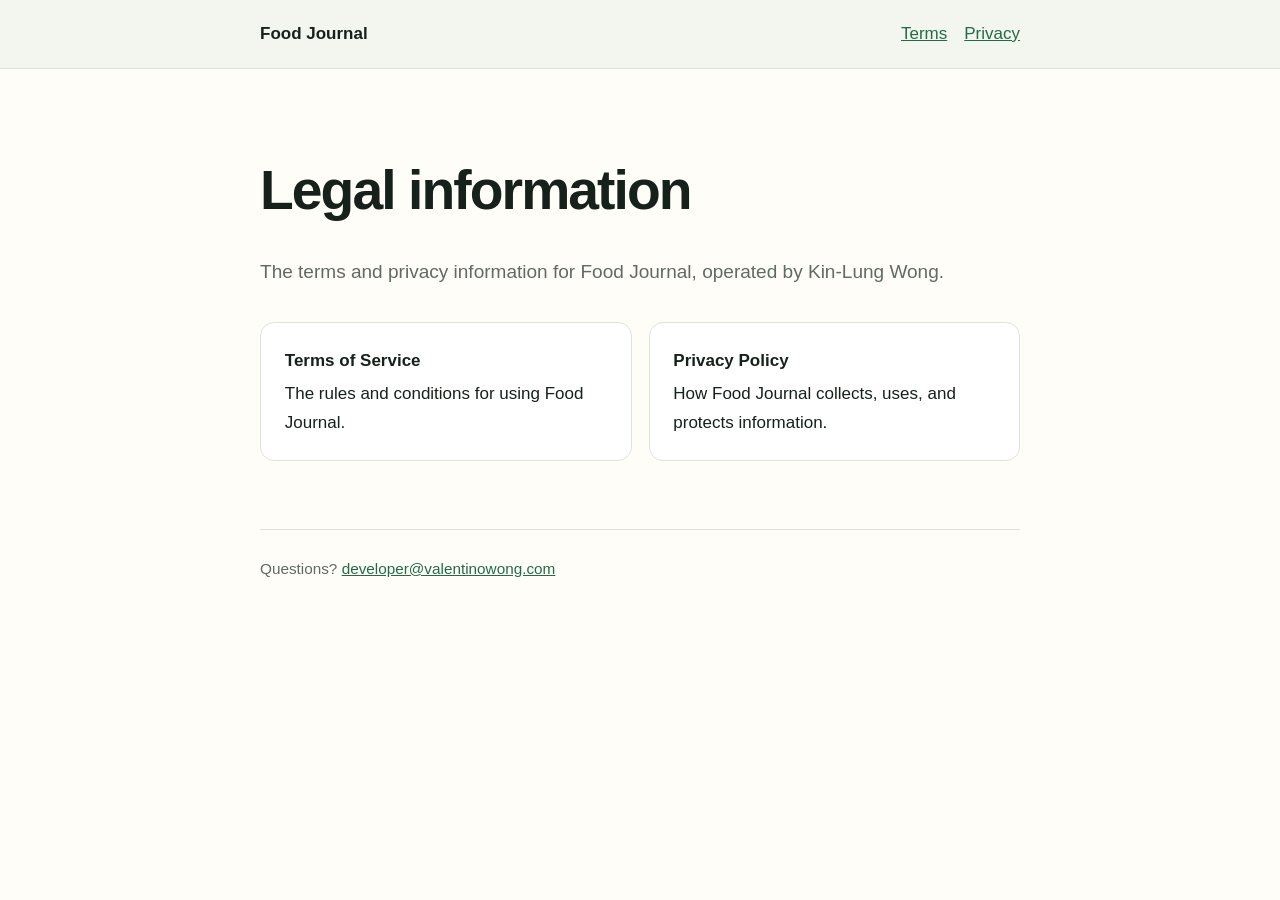
<file: index.html>
<!doctype html>
<html lang="en-US">
<head>
  <meta charset="utf-8">
  <meta name="viewport" content="width=device-width, initial-scale=1">
  <meta name="description" content="Legal information for the Food Journal app.">
  <title>Food Journal Legal</title>
  <link rel="stylesheet" href="./styles.css">
</head>
<body>
  <header>
    <nav aria-label="Main navigation">
      <a class="brand" href="./">Food Journal</a>
      <div class="nav-links">
        <a href="./terms/">Terms</a>
        <a href="./privacy/">Privacy</a>
      </div>
    </nav>
  </header>
  <main>
    <h1>Legal information</h1>
    <p class="lede">The terms and privacy information for Food Journal, operated by Kin-Lung Wong.</p>
    <div class="cards">
      <a class="card" href="./terms/">
        <strong>Terms of Service</strong>
        The rules and conditions for using Food Journal.
      </a>
      <a class="card" href="./privacy/">
        <strong>Privacy Policy</strong>
        How Food Journal collects, uses, and protects information.
      </a>
    </div>
  </main>
  <footer>
    Questions? <a href="mailto:developer@valentinowong.com">developer@valentinowong.com</a>
  </footer>
</body>
</html>
</file>
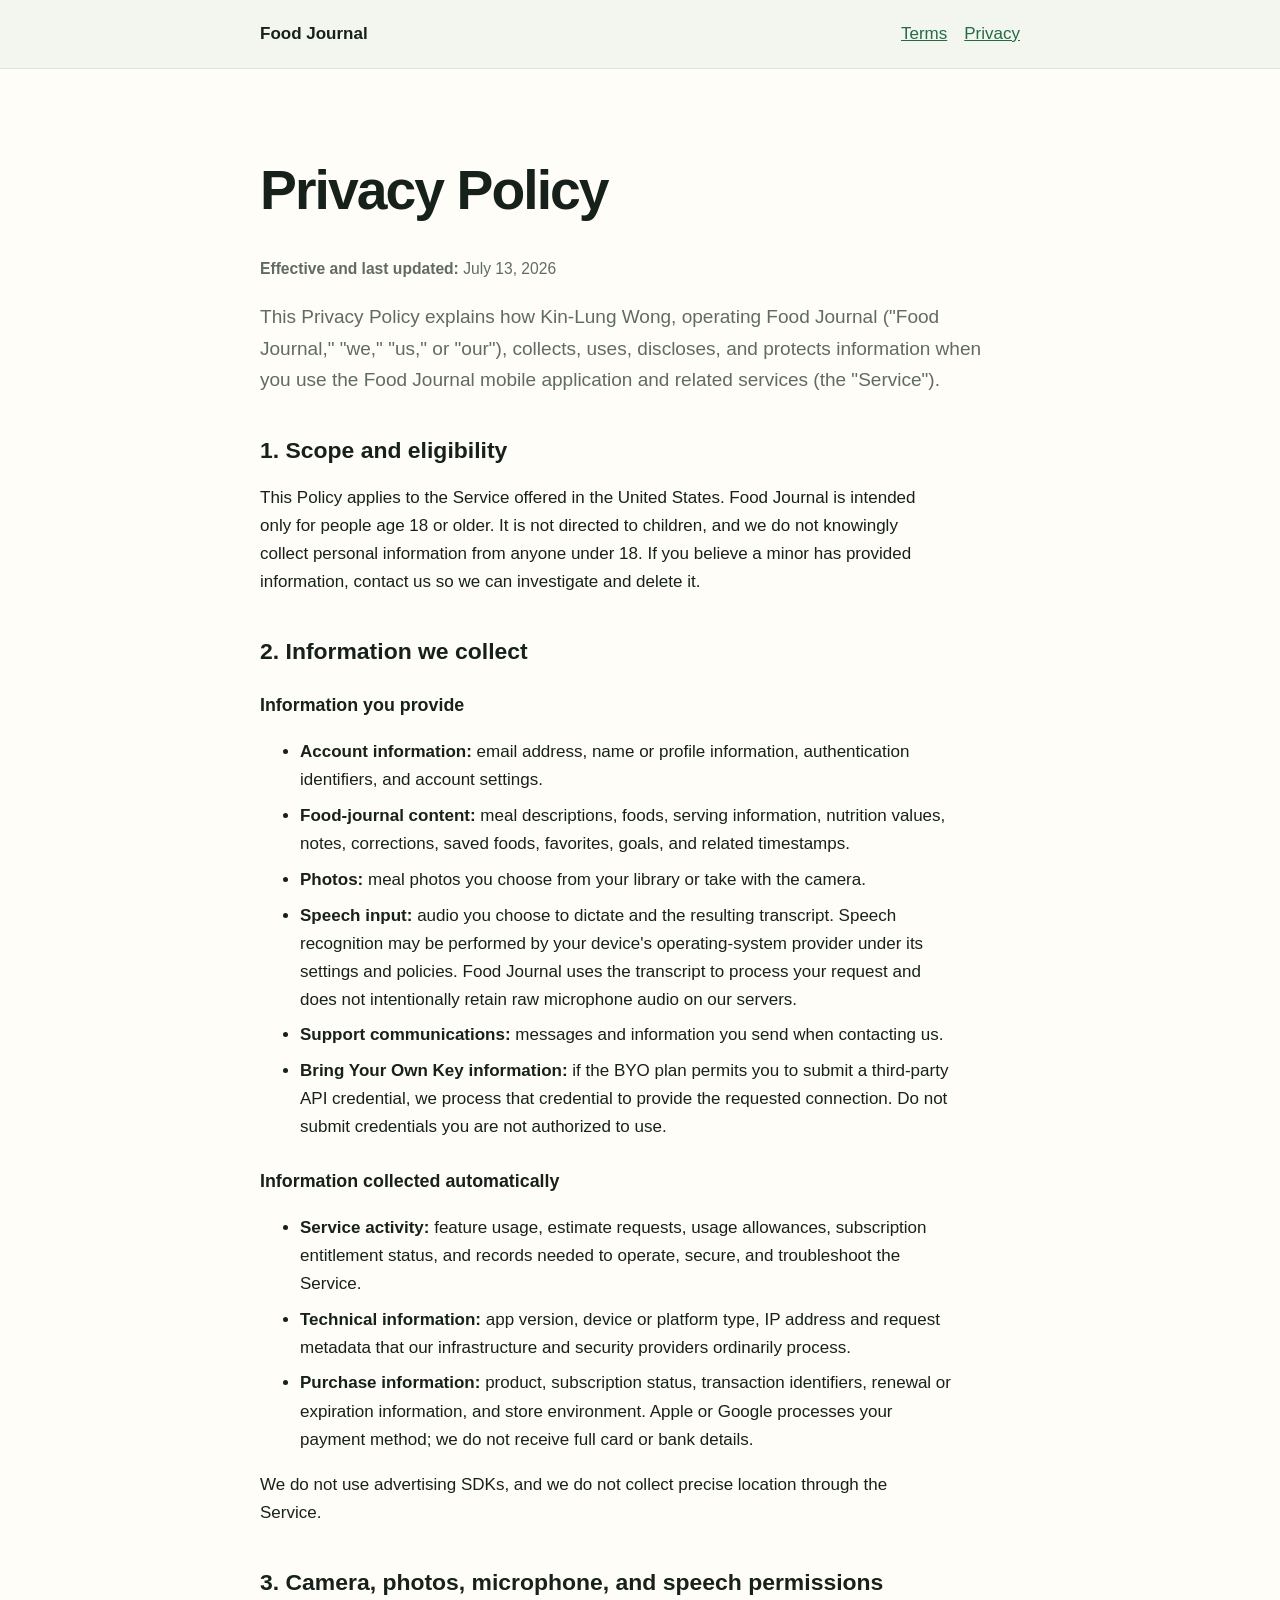
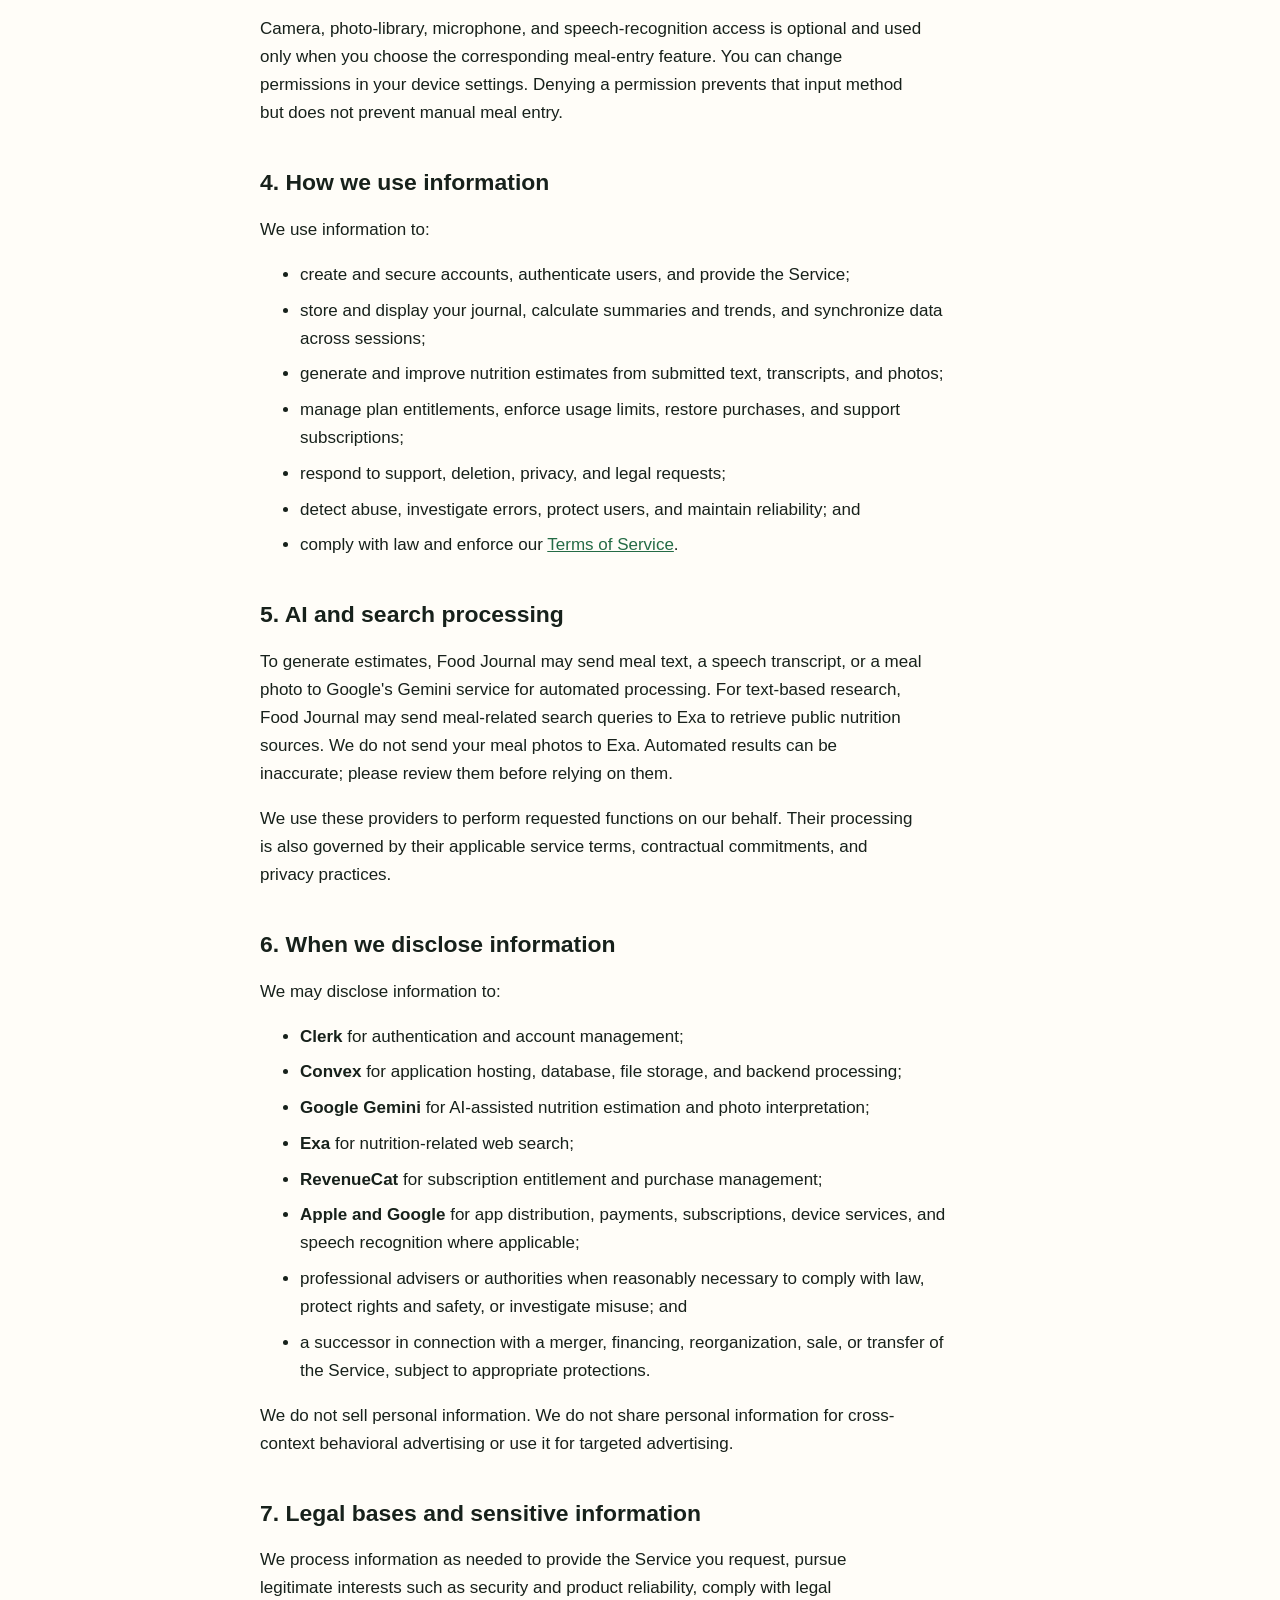
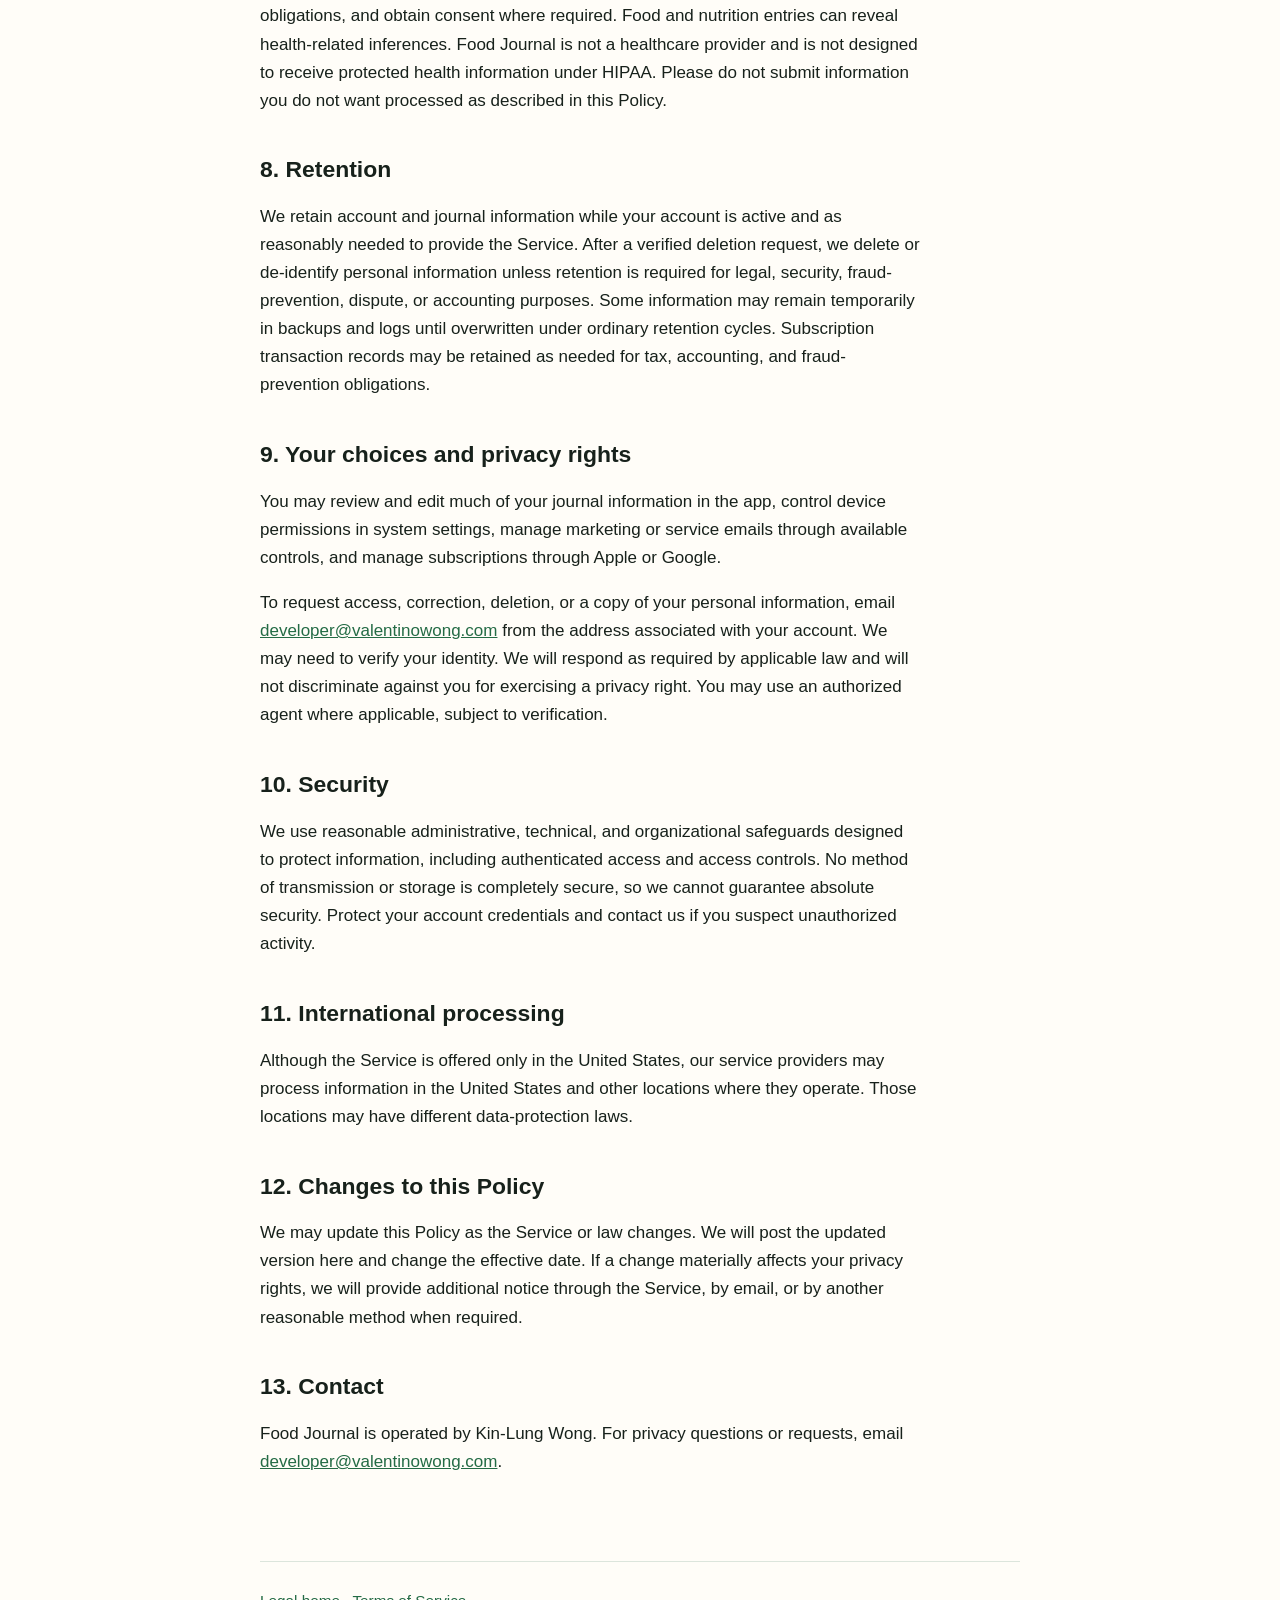
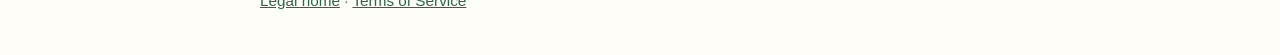
<file: privacy/index.html>
<!doctype html>
<html lang="en-US">
<head>
  <meta charset="utf-8">
  <meta name="viewport" content="width=device-width, initial-scale=1">
  <meta name="description" content="Privacy Policy for the Food Journal app.">
  <title>Privacy Policy | Food Journal</title>
  <link rel="stylesheet" href="../styles.css">
</head>
<body>
  <header>
    <nav aria-label="Main navigation">
      <a class="brand" href="../">Food Journal</a>
      <div class="nav-links">
        <a href="../terms/">Terms</a>
        <a aria-current="page" href="./">Privacy</a>
      </div>
    </nav>
  </header>
  <main>
    <h1>Privacy Policy</h1>
    <p class="meta"><strong>Effective and last updated:</strong> July 13, 2026</p>
    <p class="lede">This Privacy Policy explains how Kin-Lung Wong, operating Food Journal ("Food Journal," "we," "us," or "our"), collects, uses, discloses, and protects information when you use the Food Journal mobile application and related services (the "Service").</p>

    <h2>1. Scope and eligibility</h2>
    <p>This Policy applies to the Service offered in the United States. Food Journal is intended only for people age 18 or older. It is not directed to children, and we do not knowingly collect personal information from anyone under 18. If you believe a minor has provided information, contact us so we can investigate and delete it.</p>

    <h2>2. Information we collect</h2>
    <h3>Information you provide</h3>
    <ul>
      <li><strong>Account information:</strong> email address, name or profile information, authentication identifiers, and account settings.</li>
      <li><strong>Food-journal content:</strong> meal descriptions, foods, serving information, nutrition values, notes, corrections, saved foods, favorites, goals, and related timestamps.</li>
      <li><strong>Photos:</strong> meal photos you choose from your library or take with the camera.</li>
      <li><strong>Speech input:</strong> audio you choose to dictate and the resulting transcript. Speech recognition may be performed by your device's operating-system provider under its settings and policies. Food Journal uses the transcript to process your request and does not intentionally retain raw microphone audio on our servers.</li>
      <li><strong>Support communications:</strong> messages and information you send when contacting us.</li>
      <li><strong>Bring Your Own Key information:</strong> if the BYO plan permits you to submit a third-party API credential, we process that credential to provide the requested connection. Do not submit credentials you are not authorized to use.</li>
    </ul>

    <h3>Information collected automatically</h3>
    <ul>
      <li><strong>Service activity:</strong> feature usage, estimate requests, usage allowances, subscription entitlement status, and records needed to operate, secure, and troubleshoot the Service.</li>
      <li><strong>Technical information:</strong> app version, device or platform type, IP address and request metadata that our infrastructure and security providers ordinarily process.</li>
      <li><strong>Purchase information:</strong> product, subscription status, transaction identifiers, renewal or expiration information, and store environment. Apple or Google processes your payment method; we do not receive full card or bank details.</li>
    </ul>
    <p>We do not use advertising SDKs, and we do not collect precise location through the Service.</p>

    <h2>3. Camera, photos, microphone, and speech permissions</h2>
    <p>Camera, photo-library, microphone, and speech-recognition access is optional and used only when you choose the corresponding meal-entry feature. You can change permissions in your device settings. Denying a permission prevents that input method but does not prevent manual meal entry.</p>

    <h2>4. How we use information</h2>
    <p>We use information to:</p>
    <ul>
      <li>create and secure accounts, authenticate users, and provide the Service;</li>
      <li>store and display your journal, calculate summaries and trends, and synchronize data across sessions;</li>
      <li>generate and improve nutrition estimates from submitted text, transcripts, and photos;</li>
      <li>manage plan entitlements, enforce usage limits, restore purchases, and support subscriptions;</li>
      <li>respond to support, deletion, privacy, and legal requests;</li>
      <li>detect abuse, investigate errors, protect users, and maintain reliability; and</li>
      <li>comply with law and enforce our <a href="../terms/">Terms of Service</a>.</li>
    </ul>

    <h2>5. AI and search processing</h2>
    <p>To generate estimates, Food Journal may send meal text, a speech transcript, or a meal photo to Google's Gemini service for automated processing. For text-based research, Food Journal may send meal-related search queries to Exa to retrieve public nutrition sources. We do not send your meal photos to Exa. Automated results can be inaccurate; please review them before relying on them.</p>
    <p>We use these providers to perform requested functions on our behalf. Their processing is also governed by their applicable service terms, contractual commitments, and privacy practices.</p>

    <h2>6. When we disclose information</h2>
    <p>We may disclose information to:</p>
    <ul>
      <li><strong>Clerk</strong> for authentication and account management;</li>
      <li><strong>Convex</strong> for application hosting, database, file storage, and backend processing;</li>
      <li><strong>Google Gemini</strong> for AI-assisted nutrition estimation and photo interpretation;</li>
      <li><strong>Exa</strong> for nutrition-related web search;</li>
      <li><strong>RevenueCat</strong> for subscription entitlement and purchase management;</li>
      <li><strong>Apple and Google</strong> for app distribution, payments, subscriptions, device services, and speech recognition where applicable;</li>
      <li>professional advisers or authorities when reasonably necessary to comply with law, protect rights and safety, or investigate misuse; and</li>
      <li>a successor in connection with a merger, financing, reorganization, sale, or transfer of the Service, subject to appropriate protections.</li>
    </ul>
    <p>We do not sell personal information. We do not share personal information for cross-context behavioral advertising or use it for targeted advertising.</p>

    <h2>7. Legal bases and sensitive information</h2>
    <p>We process information as needed to provide the Service you request, pursue legitimate interests such as security and product reliability, comply with legal obligations, and obtain consent where required. Food and nutrition entries can reveal health-related inferences. Food Journal is not a healthcare provider and is not designed to receive protected health information under HIPAA. Please do not submit information you do not want processed as described in this Policy.</p>

    <h2>8. Retention</h2>
    <p>We retain account and journal information while your account is active and as reasonably needed to provide the Service. After a verified deletion request, we delete or de-identify personal information unless retention is required for legal, security, fraud-prevention, dispute, or accounting purposes. Some information may remain temporarily in backups and logs until overwritten under ordinary retention cycles. Subscription transaction records may be retained as needed for tax, accounting, and fraud-prevention obligations.</p>

    <h2>9. Your choices and privacy rights</h2>
    <p>You may review and edit much of your journal information in the app, control device permissions in system settings, manage marketing or service emails through available controls, and manage subscriptions through Apple or Google.</p>
    <p>To request access, correction, deletion, or a copy of your personal information, email <a href="mailto:developer@valentinowong.com">developer@valentinowong.com</a> from the address associated with your account. We may need to verify your identity. We will respond as required by applicable law and will not discriminate against you for exercising a privacy right. You may use an authorized agent where applicable, subject to verification.</p>

    <h2>10. Security</h2>
    <p>We use reasonable administrative, technical, and organizational safeguards designed to protect information, including authenticated access and access controls. No method of transmission or storage is completely secure, so we cannot guarantee absolute security. Protect your account credentials and contact us if you suspect unauthorized activity.</p>

    <h2>11. International processing</h2>
    <p>Although the Service is offered only in the United States, our service providers may process information in the United States and other locations where they operate. Those locations may have different data-protection laws.</p>

    <h2>12. Changes to this Policy</h2>
    <p>We may update this Policy as the Service or law changes. We will post the updated version here and change the effective date. If a change materially affects your privacy rights, we will provide additional notice through the Service, by email, or by another reasonable method when required.</p>

    <h2>13. Contact</h2>
    <p>Food Journal is operated by Kin-Lung Wong. For privacy questions or requests, email <a href="mailto:developer@valentinowong.com">developer@valentinowong.com</a>.</p>
  </main>
  <footer>
    <a href="../">Legal home</a> · <a href="../terms/">Terms of Service</a>
  </footer>
</body>
</html>
</file>
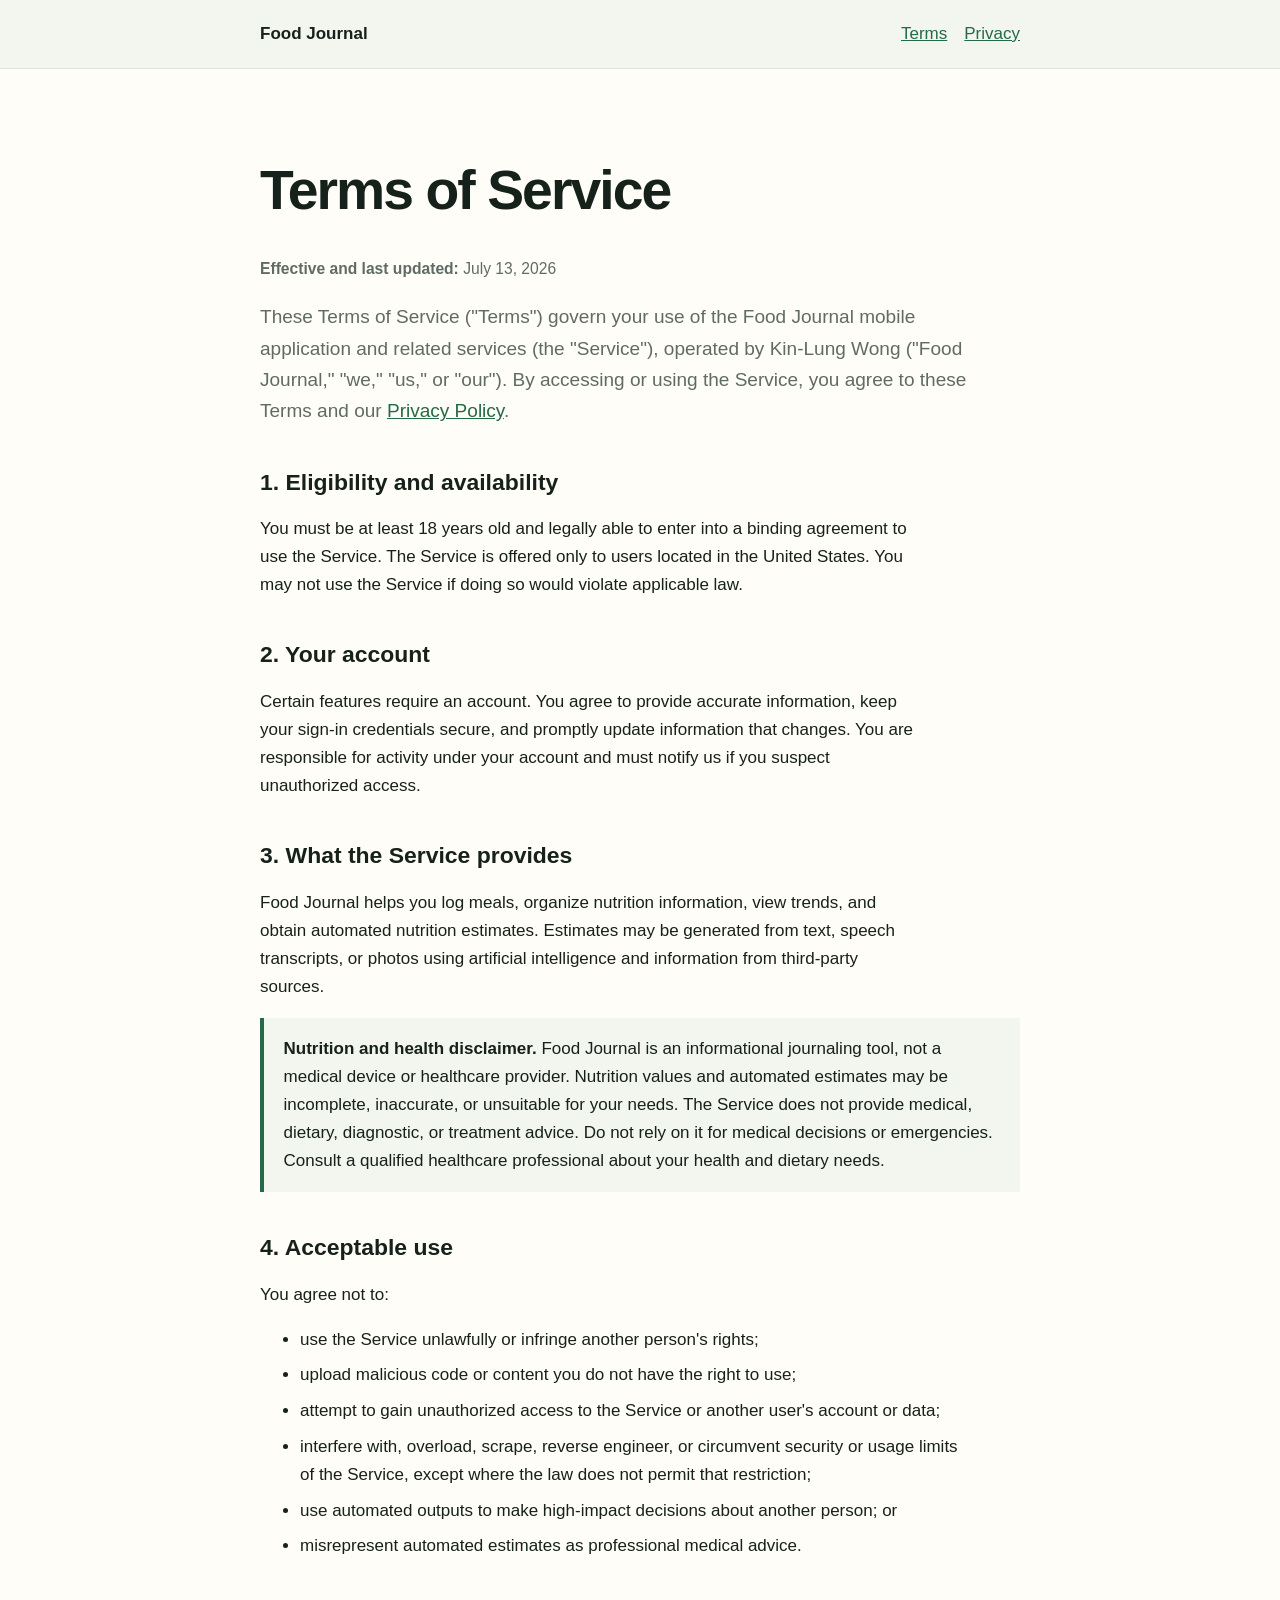
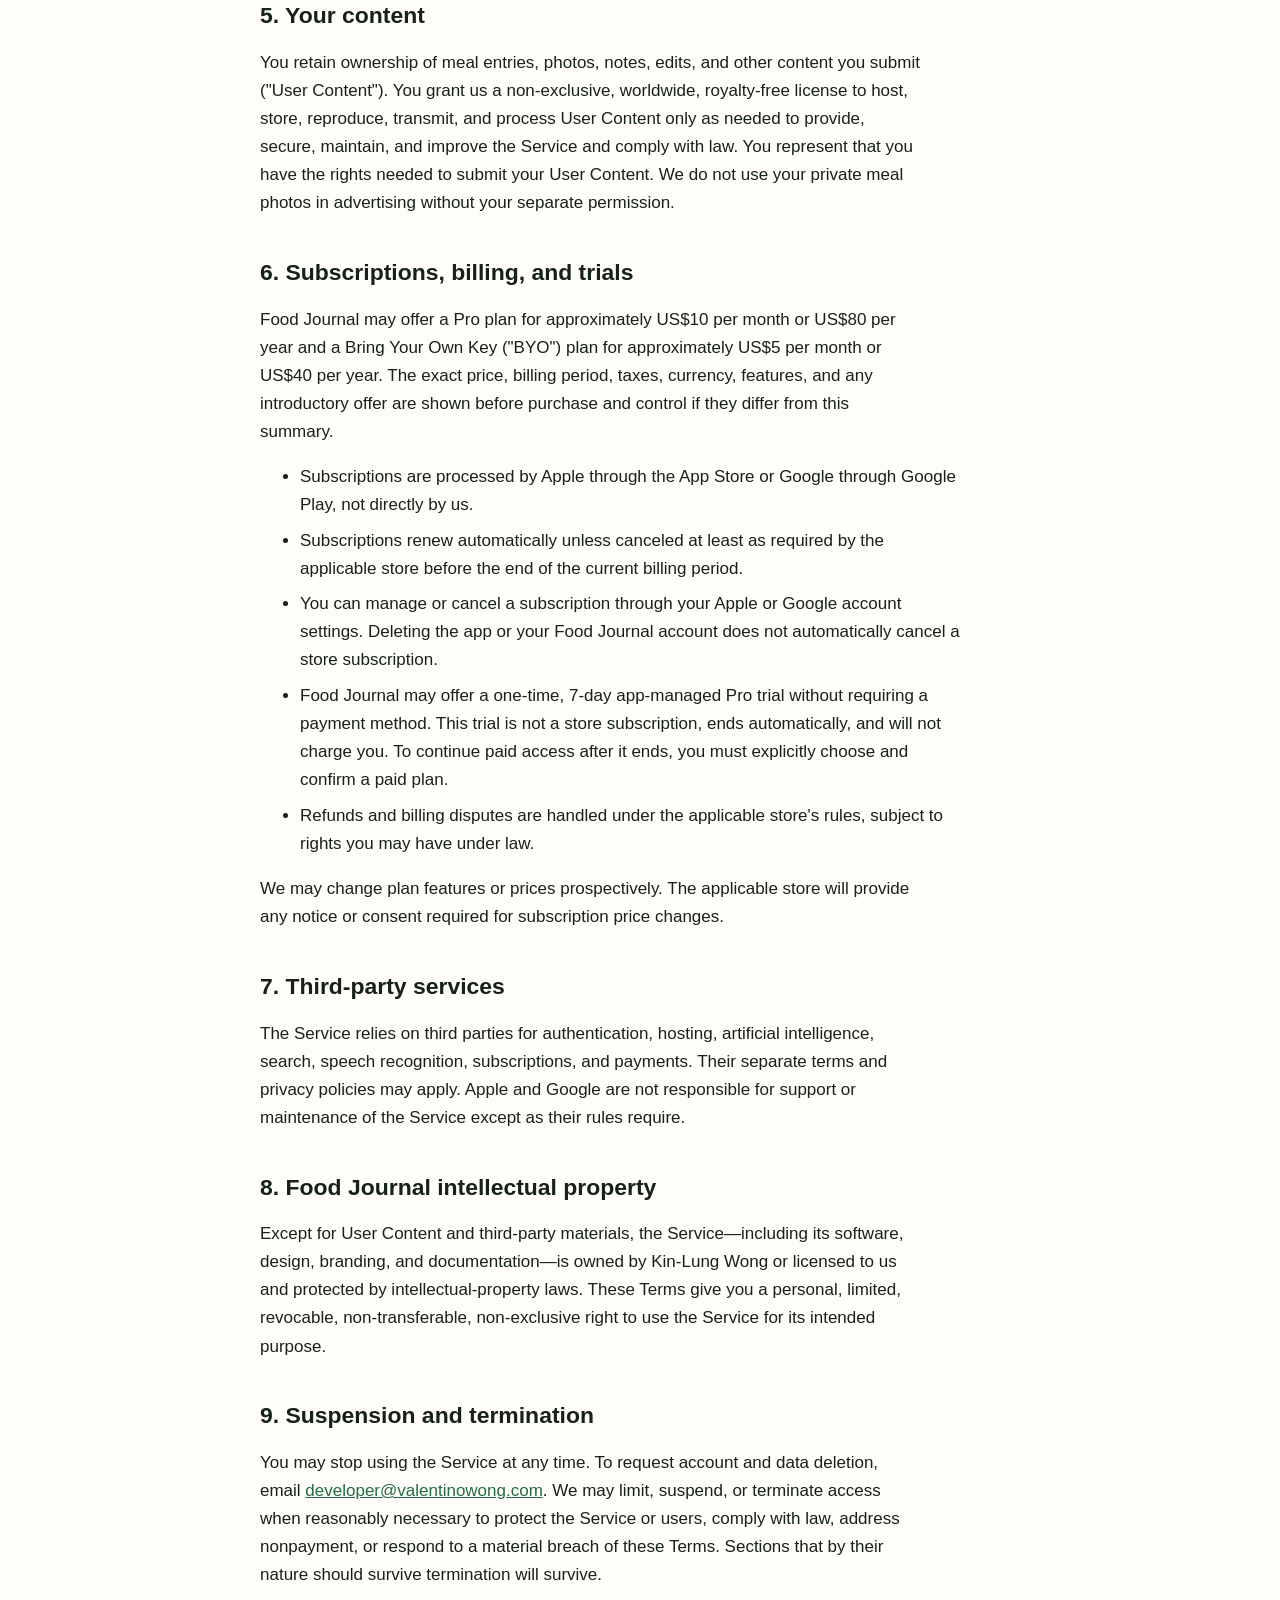
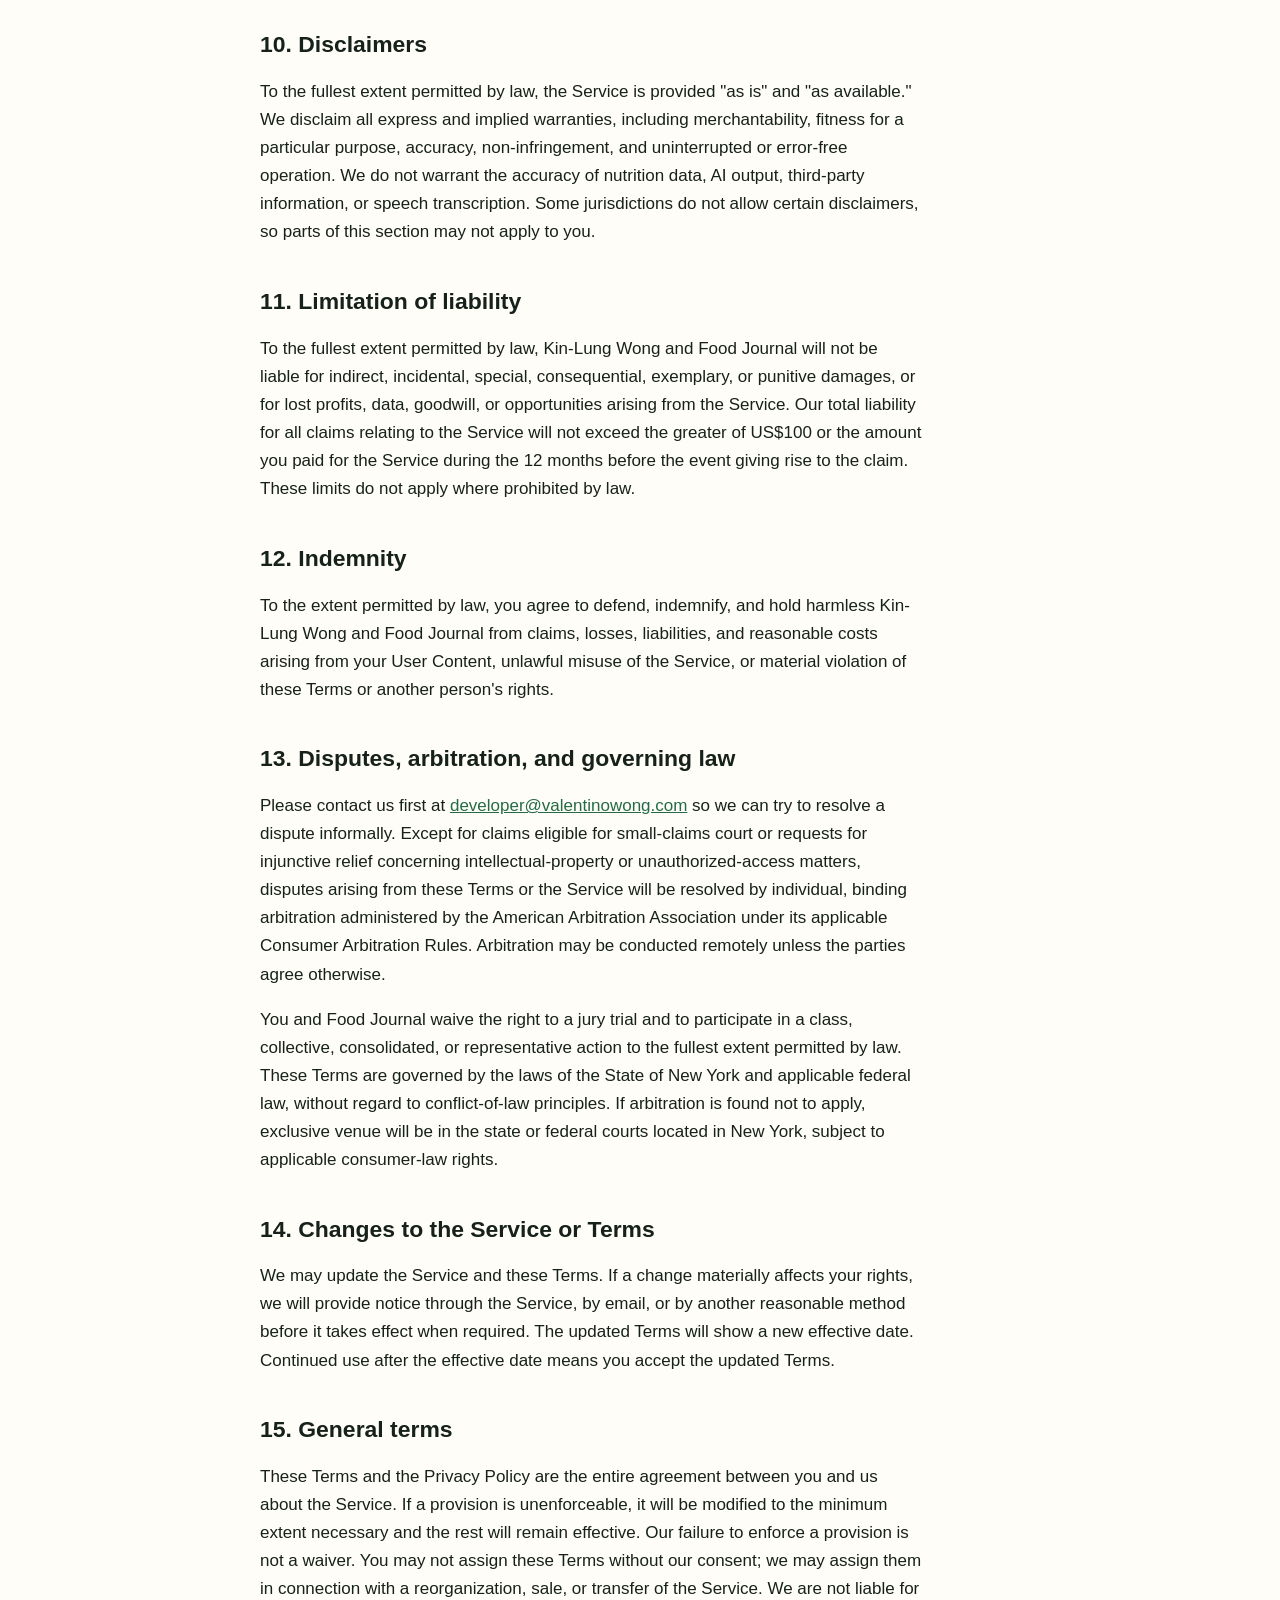
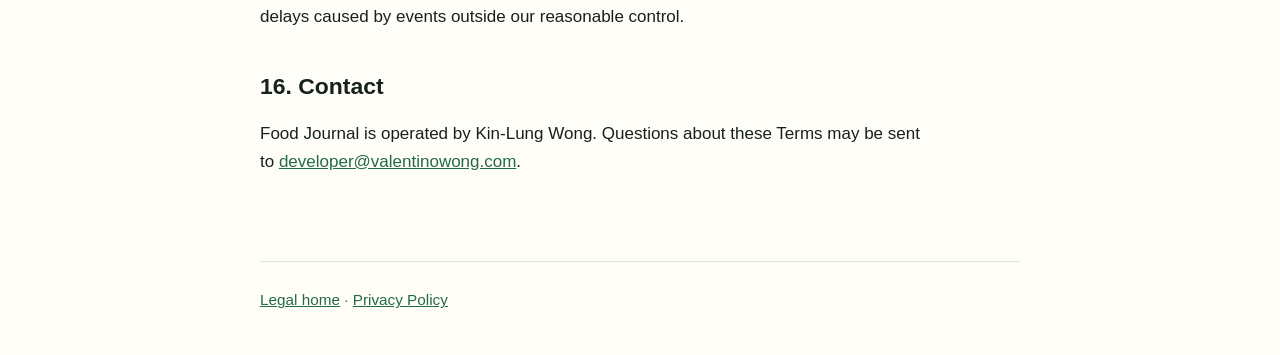
<file: terms/index.html>
<!doctype html>
<html lang="en-US">
<head>
  <meta charset="utf-8">
  <meta name="viewport" content="width=device-width, initial-scale=1">
  <meta name="description" content="Terms of Service for the Food Journal app.">
  <title>Terms of Service | Food Journal</title>
  <link rel="stylesheet" href="../styles.css">
</head>
<body>
  <header>
    <nav aria-label="Main navigation">
      <a class="brand" href="../">Food Journal</a>
      <div class="nav-links">
        <a aria-current="page" href="./">Terms</a>
        <a href="../privacy/">Privacy</a>
      </div>
    </nav>
  </header>
  <main>
    <h1>Terms of Service</h1>
    <p class="meta"><strong>Effective and last updated:</strong> July 13, 2026</p>
    <p class="lede">These Terms of Service ("Terms") govern your use of the Food Journal mobile application and related services (the "Service"), operated by Kin-Lung Wong ("Food Journal," "we," "us," or "our"). By accessing or using the Service, you agree to these Terms and our <a href="../privacy/">Privacy Policy</a>.</p>

    <h2>1. Eligibility and availability</h2>
    <p>You must be at least 18 years old and legally able to enter into a binding agreement to use the Service. The Service is offered only to users located in the United States. You may not use the Service if doing so would violate applicable law.</p>

    <h2>2. Your account</h2>
    <p>Certain features require an account. You agree to provide accurate information, keep your sign-in credentials secure, and promptly update information that changes. You are responsible for activity under your account and must notify us if you suspect unauthorized access.</p>

    <h2>3. What the Service provides</h2>
    <p>Food Journal helps you log meals, organize nutrition information, view trends, and obtain automated nutrition estimates. Estimates may be generated from text, speech transcripts, or photos using artificial intelligence and information from third-party sources.</p>
    <div class="notice"><strong>Nutrition and health disclaimer.</strong> Food Journal is an informational journaling tool, not a medical device or healthcare provider. Nutrition values and automated estimates may be incomplete, inaccurate, or unsuitable for your needs. The Service does not provide medical, dietary, diagnostic, or treatment advice. Do not rely on it for medical decisions or emergencies. Consult a qualified healthcare professional about your health and dietary needs.</div>

    <h2>4. Acceptable use</h2>
    <p>You agree not to:</p>
    <ul>
      <li>use the Service unlawfully or infringe another person's rights;</li>
      <li>upload malicious code or content you do not have the right to use;</li>
      <li>attempt to gain unauthorized access to the Service or another user's account or data;</li>
      <li>interfere with, overload, scrape, reverse engineer, or circumvent security or usage limits of the Service, except where the law does not permit that restriction;</li>
      <li>use automated outputs to make high-impact decisions about another person; or</li>
      <li>misrepresent automated estimates as professional medical advice.</li>
    </ul>

    <h2>5. Your content</h2>
    <p>You retain ownership of meal entries, photos, notes, edits, and other content you submit ("User Content"). You grant us a non-exclusive, worldwide, royalty-free license to host, store, reproduce, transmit, and process User Content only as needed to provide, secure, maintain, and improve the Service and comply with law. You represent that you have the rights needed to submit your User Content. We do not use your private meal photos in advertising without your separate permission.</p>

    <h2>6. Subscriptions, billing, and trials</h2>
    <p>Food Journal may offer a Pro plan for approximately US$10 per month or US$80 per year and a Bring Your Own Key ("BYO") plan for approximately US$5 per month or US$40 per year. The exact price, billing period, taxes, currency, features, and any introductory offer are shown before purchase and control if they differ from this summary.</p>
    <ul>
      <li>Subscriptions are processed by Apple through the App Store or Google through Google Play, not directly by us.</li>
      <li>Subscriptions renew automatically unless canceled at least as required by the applicable store before the end of the current billing period.</li>
      <li>You can manage or cancel a subscription through your Apple or Google account settings. Deleting the app or your Food Journal account does not automatically cancel a store subscription.</li>
      <li>Food Journal may offer a one-time, 7-day app-managed Pro trial without requiring a payment method. This trial is not a store subscription, ends automatically, and will not charge you. To continue paid access after it ends, you must explicitly choose and confirm a paid plan.</li>
      <li>Refunds and billing disputes are handled under the applicable store's rules, subject to rights you may have under law.</li>
    </ul>
    <p>We may change plan features or prices prospectively. The applicable store will provide any notice or consent required for subscription price changes.</p>

    <h2>7. Third-party services</h2>
    <p>The Service relies on third parties for authentication, hosting, artificial intelligence, search, speech recognition, subscriptions, and payments. Their separate terms and privacy policies may apply. Apple and Google are not responsible for support or maintenance of the Service except as their rules require.</p>

    <h2>8. Food Journal intellectual property</h2>
    <p>Except for User Content and third-party materials, the Service—including its software, design, branding, and documentation—is owned by Kin-Lung Wong or licensed to us and protected by intellectual-property laws. These Terms give you a personal, limited, revocable, non-transferable, non-exclusive right to use the Service for its intended purpose.</p>

    <h2>9. Suspension and termination</h2>
    <p>You may stop using the Service at any time. To request account and data deletion, email <a href="mailto:developer@valentinowong.com">developer@valentinowong.com</a>. We may limit, suspend, or terminate access when reasonably necessary to protect the Service or users, comply with law, address nonpayment, or respond to a material breach of these Terms. Sections that by their nature should survive termination will survive.</p>

    <h2>10. Disclaimers</h2>
    <p>To the fullest extent permitted by law, the Service is provided "as is" and "as available." We disclaim all express and implied warranties, including merchantability, fitness for a particular purpose, accuracy, non-infringement, and uninterrupted or error-free operation. We do not warrant the accuracy of nutrition data, AI output, third-party information, or speech transcription. Some jurisdictions do not allow certain disclaimers, so parts of this section may not apply to you.</p>

    <h2>11. Limitation of liability</h2>
    <p>To the fullest extent permitted by law, Kin-Lung Wong and Food Journal will not be liable for indirect, incidental, special, consequential, exemplary, or punitive damages, or for lost profits, data, goodwill, or opportunities arising from the Service. Our total liability for all claims relating to the Service will not exceed the greater of US$100 or the amount you paid for the Service during the 12 months before the event giving rise to the claim. These limits do not apply where prohibited by law.</p>

    <h2>12. Indemnity</h2>
    <p>To the extent permitted by law, you agree to defend, indemnify, and hold harmless Kin-Lung Wong and Food Journal from claims, losses, liabilities, and reasonable costs arising from your User Content, unlawful misuse of the Service, or material violation of these Terms or another person's rights.</p>

    <h2>13. Disputes, arbitration, and governing law</h2>
    <p>Please contact us first at <a href="mailto:developer@valentinowong.com">developer@valentinowong.com</a> so we can try to resolve a dispute informally. Except for claims eligible for small-claims court or requests for injunctive relief concerning intellectual-property or unauthorized-access matters, disputes arising from these Terms or the Service will be resolved by individual, binding arbitration administered by the American Arbitration Association under its applicable Consumer Arbitration Rules. Arbitration may be conducted remotely unless the parties agree otherwise.</p>
    <p>You and Food Journal waive the right to a jury trial and to participate in a class, collective, consolidated, or representative action to the fullest extent permitted by law. These Terms are governed by the laws of the State of New York and applicable federal law, without regard to conflict-of-law principles. If arbitration is found not to apply, exclusive venue will be in the state or federal courts located in New York, subject to applicable consumer-law rights.</p>

    <h2>14. Changes to the Service or Terms</h2>
    <p>We may update the Service and these Terms. If a change materially affects your rights, we will provide notice through the Service, by email, or by another reasonable method before it takes effect when required. The updated Terms will show a new effective date. Continued use after the effective date means you accept the updated Terms.</p>

    <h2>15. General terms</h2>
    <p>These Terms and the Privacy Policy are the entire agreement between you and us about the Service. If a provision is unenforceable, it will be modified to the minimum extent necessary and the rest will remain effective. Our failure to enforce a provision is not a waiver. You may not assign these Terms without our consent; we may assign them in connection with a reorganization, sale, or transfer of the Service. We are not liable for delays caused by events outside our reasonable control.</p>

    <h2>16. Contact</h2>
    <p>Food Journal is operated by Kin-Lung Wong. Questions about these Terms may be sent to <a href="mailto:developer@valentinowong.com">developer@valentinowong.com</a>.</p>
  </main>
  <footer>
    <a href="../">Legal home</a> · <a href="../privacy/">Privacy Policy</a>
  </footer>
</body>
</html>
</file>
<file: styles.css>
:root {
  color-scheme: light;
  --ink: #17211b;
  --muted: #5f6b64;
  --paper: #fffdf8;
  --wash: #f2f6ef;
  --line: #dce5dc;
  --accent: #246b45;
}

* { box-sizing: border-box; }

html { font-size: 17px; }

body {
  margin: 0;
  background: var(--paper);
  color: var(--ink);
  font-family: ui-sans-serif, -apple-system, BlinkMacSystemFont, "Segoe UI", sans-serif;
  line-height: 1.65;
}

a { color: var(--accent); }
a:hover { text-decoration-thickness: 2px; }

header {
  border-bottom: 1px solid var(--line);
  background: var(--wash);
}

nav, main, footer {
  width: min(100% - 2rem, 760px);
  margin-inline: auto;
}

nav {
  display: flex;
  align-items: center;
  justify-content: space-between;
  gap: 1rem;
  min-height: 4rem;
}

.brand {
  color: var(--ink);
  font-weight: 750;
  text-decoration: none;
}

.nav-links { display: flex; gap: 1rem; }

main { padding: 3.25rem 0 4rem; }
h1 { font-size: clamp(2rem, 8vw, 3.25rem); line-height: 1.05; letter-spacing: -0.035em; }
h2 { margin-top: 2.4rem; font-size: 1.35rem; line-height: 1.25; }
h3 { margin-top: 1.5rem; font-size: 1.05rem; }
p, li { max-width: 70ch; }
li + li { margin-top: 0.45rem; }
.lede { color: var(--muted); font-size: 1.12rem; }
.meta { color: var(--muted); font-size: 0.92rem; }

.cards {
  display: grid;
  grid-template-columns: repeat(auto-fit, minmax(240px, 1fr));
  gap: 1rem;
  margin-top: 2rem;
}

.card {
  display: block;
  padding: 1.4rem;
  border: 1px solid var(--line);
  border-radius: 14px;
  background: white;
  color: var(--ink);
  text-decoration: none;
}

.card:hover { border-color: var(--accent); }
.card strong { display: block; margin-bottom: 0.35rem; }

.notice {
  padding: 1rem 1.15rem;
  border-left: 4px solid var(--accent);
  background: var(--wash);
}

footer {
  padding: 1.5rem 0 2.5rem;
  border-top: 1px solid var(--line);
  color: var(--muted);
  font-size: 0.9rem;
}

@media (max-width: 520px) {
  html { font-size: 16px; }
  nav { align-items: flex-start; flex-direction: column; padding-block: 1rem; }
  main { padding-top: 2.25rem; }
}
</file>
